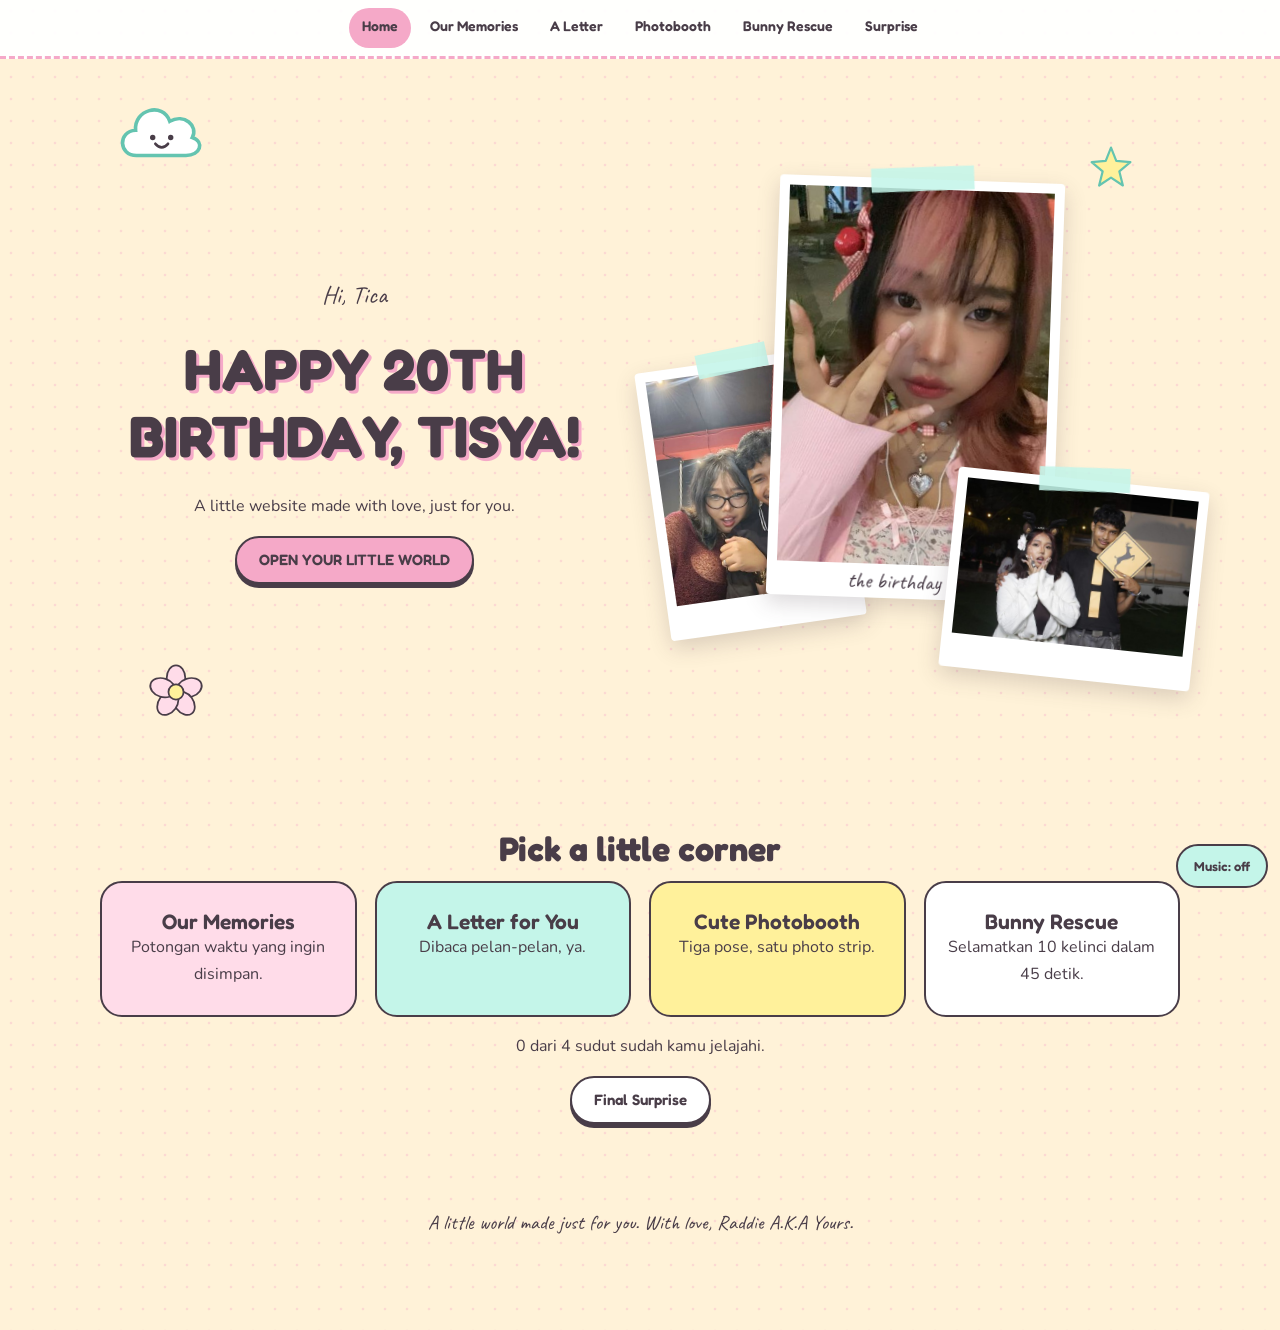
<file: index.html>
<!doctype html>
<html lang="id">
<head>
<meta charset="utf-8">
<meta name="viewport" content="width=device-width, initial-scale=1">
<meta name="robots" content="noindex, nofollow">
<meta name="theme-color" content="#FFDCE9">
<title>Happy 20th Birthday, Tisya!</title>
<link rel="icon" href="assets/decorations/heart.svg">
<link rel="preconnect" href="https://fonts.gstatic.com" crossorigin><link rel="stylesheet" href="https://fonts.googleapis.com/css2?family=Caveat:wght@500;700&family=Fredoka:wght@500;600;700&family=Nunito:wght@400;600;800&display=swap">
<link rel="stylesheet" href="css/global.css"><link rel="stylesheet" href="css/home.css">
</head>
<body data-page="home">
<header class="topbar"><nav aria-label="Navigasi utama"><a href="index.html" data-key="home" aria-current="page">Home</a><a href="pages/memories.html" data-key="memories">Our Memories</a><a href="pages/letter.html" data-key="letter">A Letter</a><a href="pages/photobooth.html" data-key="photobooth">Photobooth</a><a href="games/bunny-rescue/index.html" data-key="bunny">Bunny Rescue</a><a href="pages/final-surprise.html" data-key="final">Surprise</a></nav></header>
<main>

<section class="hero">
  <img class="deco" src="assets/decorations/cloud.svg" alt="" style="top:4%;left:3%;width:90px"><img class="deco" src="assets/decorations/star.svg" alt="" style="top:12%;right:6%;width:44px"><img class="deco" src="assets/decorations/flower.svg" alt="" style="bottom:8%;left:6%;width:58px">
  <div class="hero-text">
    <p class="hand">Hi, Tica</p>
    <h1>HAPPY 20TH BIRTHDAY, TISYA!</h1>
    <p class="lead">A little website made with love, just for you.</p>
    <a class="btn" href="#explore">OPEN YOUR LITTLE WORLD</a>
  </div>
  <div class="collage" aria-label="Kolase foto">
    <figure class="c1"><img src="assets/photos/tisya-portrait-sm.jpg" width="405" height="720" alt="Potret Tisya"><figcaption>the birthday girl</figcaption></figure>
    <figure class="c2"><img src="assets/photos/memory-03-sm.jpg" width="405" height="720" alt="Tisya dan Raddie"></figure>
    <figure class="c3"><img src="assets/photos/memory-05-sm.jpg" width="720" height="480" alt="Tisya dan Raddie di malam hari"></figure>
  </div>
  <div class="hearts" aria-hidden="true"></div>
</section>
<section class="wrap" id="explore">
  <h2>Pick a little corner</h2>
  <div class="cards">
    <a class="card pink" data-key="memories" href="pages/memories.html"><b>Our Memories</b><span>Potongan waktu yang ingin disimpan.</span></a>
    <a class="card mint" data-key="letter" href="pages/letter.html"><b>A Letter for You</b><span>Dibaca pelan-pelan, ya.</span></a>
    <a class="card yellow" data-key="photobooth" href="pages/photobooth.html"><b>Cute Photobooth</b><span>Tiga pose, satu photo strip.</span></a>
    <a class="card cream" data-key="bunny" href="games/bunny-rescue/index.html"><b>Bunny Rescue</b><span>Selamatkan 10 kelinci dalam 45 detik.</span></a>
  </div>
  <p class="center"><span class="progress-note" aria-live="polite"></span></p>
  <p class="center"><a class="btn ghost" href="pages/final-surprise.html">Final Surprise</a></p>
</section>

</main>
<footer>A little world made just for you. With love, Raddie A.K.A Yours.</footer>
<button class="music-toggle" type="button" aria-pressed="false">Music: off</button>
<script defer src="js/main.bundle.js"></script>
</body>
</html>
</file>
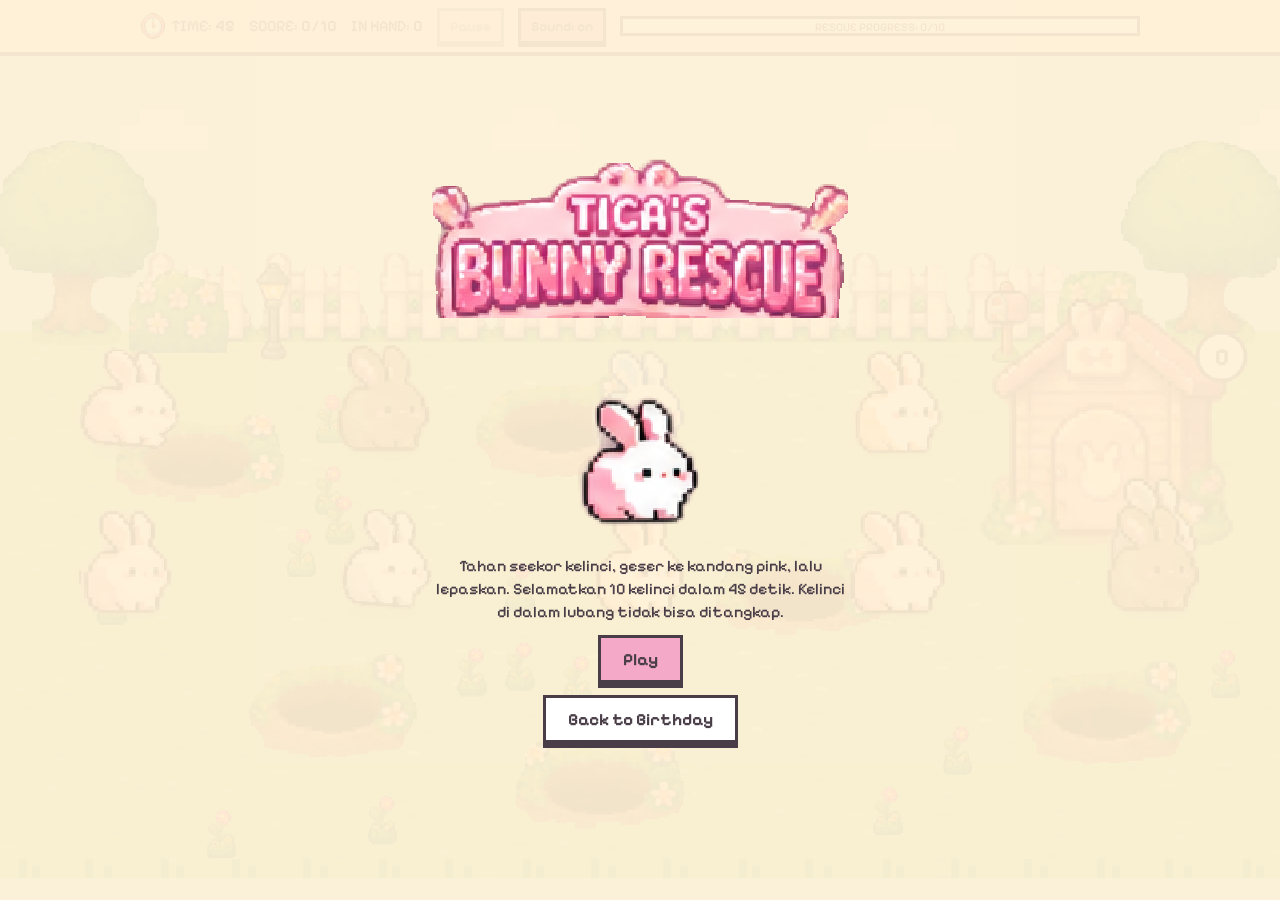
<file: games/bunny-rescue/index.html>
<!doctype html>
<html lang="id">
<head>
<meta charset="utf-8">
<meta name="viewport" content="width=device-width, initial-scale=1, viewport-fit=cover">
<meta name="robots" content="noindex, nofollow">
<title>Tica's Bunny Rescue</title>
<link rel="icon" href="../../assets/decorations/heart.svg">
<link rel="preconnect" href="https://fonts.gstatic.com" crossorigin>
<link rel="stylesheet" href="https://fonts.googleapis.com/css2?family=Pixelify+Sans:wght@500;700&display=swap">
<link rel="stylesheet" href="css/game.css">
</head>
<body>
<div class="app">
  <header class="hud">
    <span><img class="icon" src="assets/ui/clock.png" alt="">TIME: <b id="time">45</b></span><span>SCORE: <b id="score">0/10</b></span><span>IN HAND: <b id="hand">0</b></span>
    <button type="button" id="pause" disabled>Pause</button><button type="button" class="sound">Sound: on</button>
    <div class="bar"><i id="fill"></i><em>RESCUE PROGRESS: <span id="progress">0/10</span></em></div>
  </header>
  <div class="stage"><canvas aria-label="Taman kelinci"></canvas></div>

  <section class="screen" id="start">
    <h1><img class="logo" src="assets/ui/game-logo.png" alt="Tica's Bunny Rescue"></h1>
    <canvas class="mascot" width="192" height="192" aria-hidden="true"></canvas>
    <p>Tahan seekor kelinci, geser ke kandang pink, lalu lepaskan. Selamatkan 10 kelinci dalam 45 detik. Kelinci di dalam lubang tidak bisa ditangkap.</p>
    <button type="button" id="play" disabled>Loading...</button>
    <button type="button" class="back alt">Back to Birthday</button>
  </section>
  <section class="screen" id="paused" hidden>
    <h2>Paused</h2>
    <button type="button" id="resume">Resume</button><button type="button" class="restart alt">Restart</button>
    <button type="button" class="sound alt">Sound: on</button><button type="button" class="back alt">Back to Birthday</button>
  </section>
  <section class="screen" id="victory" hidden>
    <h2><img class="logo win" src="assets/ui/win-panel.png" alt="YOU DID IT, SAYANG!"></h2>
    <canvas class="mascot" width="192" height="192" aria-hidden="true"></canvas>
    <p><b>10 / 10 BUNNIES RESCUED</b></p>
    <p>You saved all the little bunnies! You did amazing. Happy 20th Birthday, Tisya! ♡</p>
    <a class="button" href="../../pages/final-surprise.html">Open Final Surprise</a>
    <button type="button" class="restart alt">Play Again</button><button type="button" class="back alt">Back to Birthday</button>
  </section>
  <section class="screen" id="gameover" hidden>
    <h2>Time's up!</h2>
    <p><b><span id="final-score">0</span> / 10 BUNNIES RESCUED</b></p>
    <button type="button" class="restart">Retry</button><button type="button" class="back alt">Back to Birthday</button>
  </section>
</div>
<script defer src="js/game.bundle.js"></script>
</body>
</html>
</file>
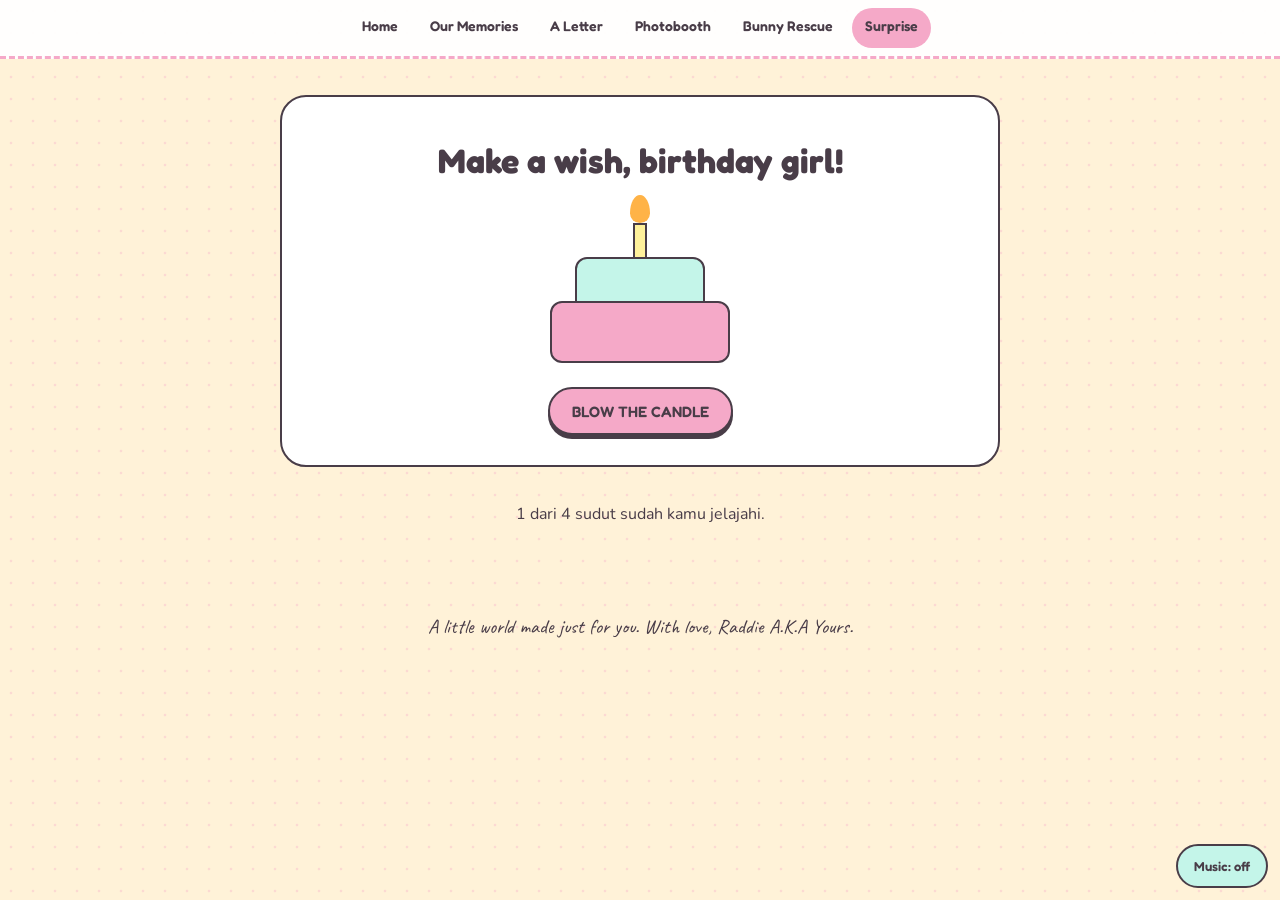
<file: pages/final-surprise.html>
<!doctype html>
<html lang="id">
<head>
<meta charset="utf-8">
<meta name="viewport" content="width=device-width, initial-scale=1">
<meta name="robots" content="noindex, nofollow">
<meta name="theme-color" content="#FFDCE9">
<title>One last surprise</title>
<link rel="icon" href="../assets/decorations/heart.svg">
<link rel="preconnect" href="https://fonts.gstatic.com" crossorigin><link rel="stylesheet" href="https://fonts.googleapis.com/css2?family=Caveat:wght@500;700&family=Fredoka:wght@500;600;700&family=Nunito:wght@400;600;800&display=swap">
<link rel="stylesheet" href="../css/global.css"><link rel="stylesheet" href="../css/home.css">
</head>
<body data-page="final">
<header class="topbar"><nav aria-label="Navigasi utama"><a href="../index.html" data-key="home">Home</a><a href="../pages/memories.html" data-key="memories">Our Memories</a><a href="../pages/letter.html" data-key="letter">A Letter</a><a href="../pages/photobooth.html" data-key="photobooth">Photobooth</a><a href="../games/bunny-rescue/index.html" data-key="bunny">Bunny Rescue</a><a href="../pages/final-surprise.html" data-key="final" aria-current="page">Surprise</a></nav></header>
<main>

<section class="wrap narrow center">
  <div class="wish">
    <h2 id="wish-title">Make a wish, birthday girl!</h2>
    <div class="cake" aria-hidden="true"><i class="flame"></i><i class="candle"></i><i class="top"></i><i class="base"></i></div>
    <button type="button" class="btn" id="blow">BLOW THE CANDLE</button>
  </div>
  <article class="finale" id="finale" hidden>
    <img class="deco" src="../assets/decorations/heart.svg" alt="" style="top:-20px;left:-10px;width:56px"><img class="deco" src="../assets/decorations/star.svg" alt="" style="top:-18px;right:-8px;width:52px">
    <p>Thank you for exploring this little world I made for you.</p>
    <p>Everything here was made with love, just to make your twentieth birthday a little more special.</p>
    <p class="big">Happy Birthday, Tica.</p>
    <p class="hand">With love, Raddie A.K.A Yours. ❤️</p>
    <a class="btn ghost" href="../index.html">Back to Home</a>
  </article>
  <p class="progress-note"></p>
</section>

</main>
<footer>A little world made just for you. With love, Raddie A.K.A Yours.</footer>
<button class="music-toggle" type="button" aria-pressed="false">Music: off</button>
<script defer src="../js/main.bundle.js"></script>
<script defer src="../js/final.bundle.js"></script>
</body>
</html>
</file>
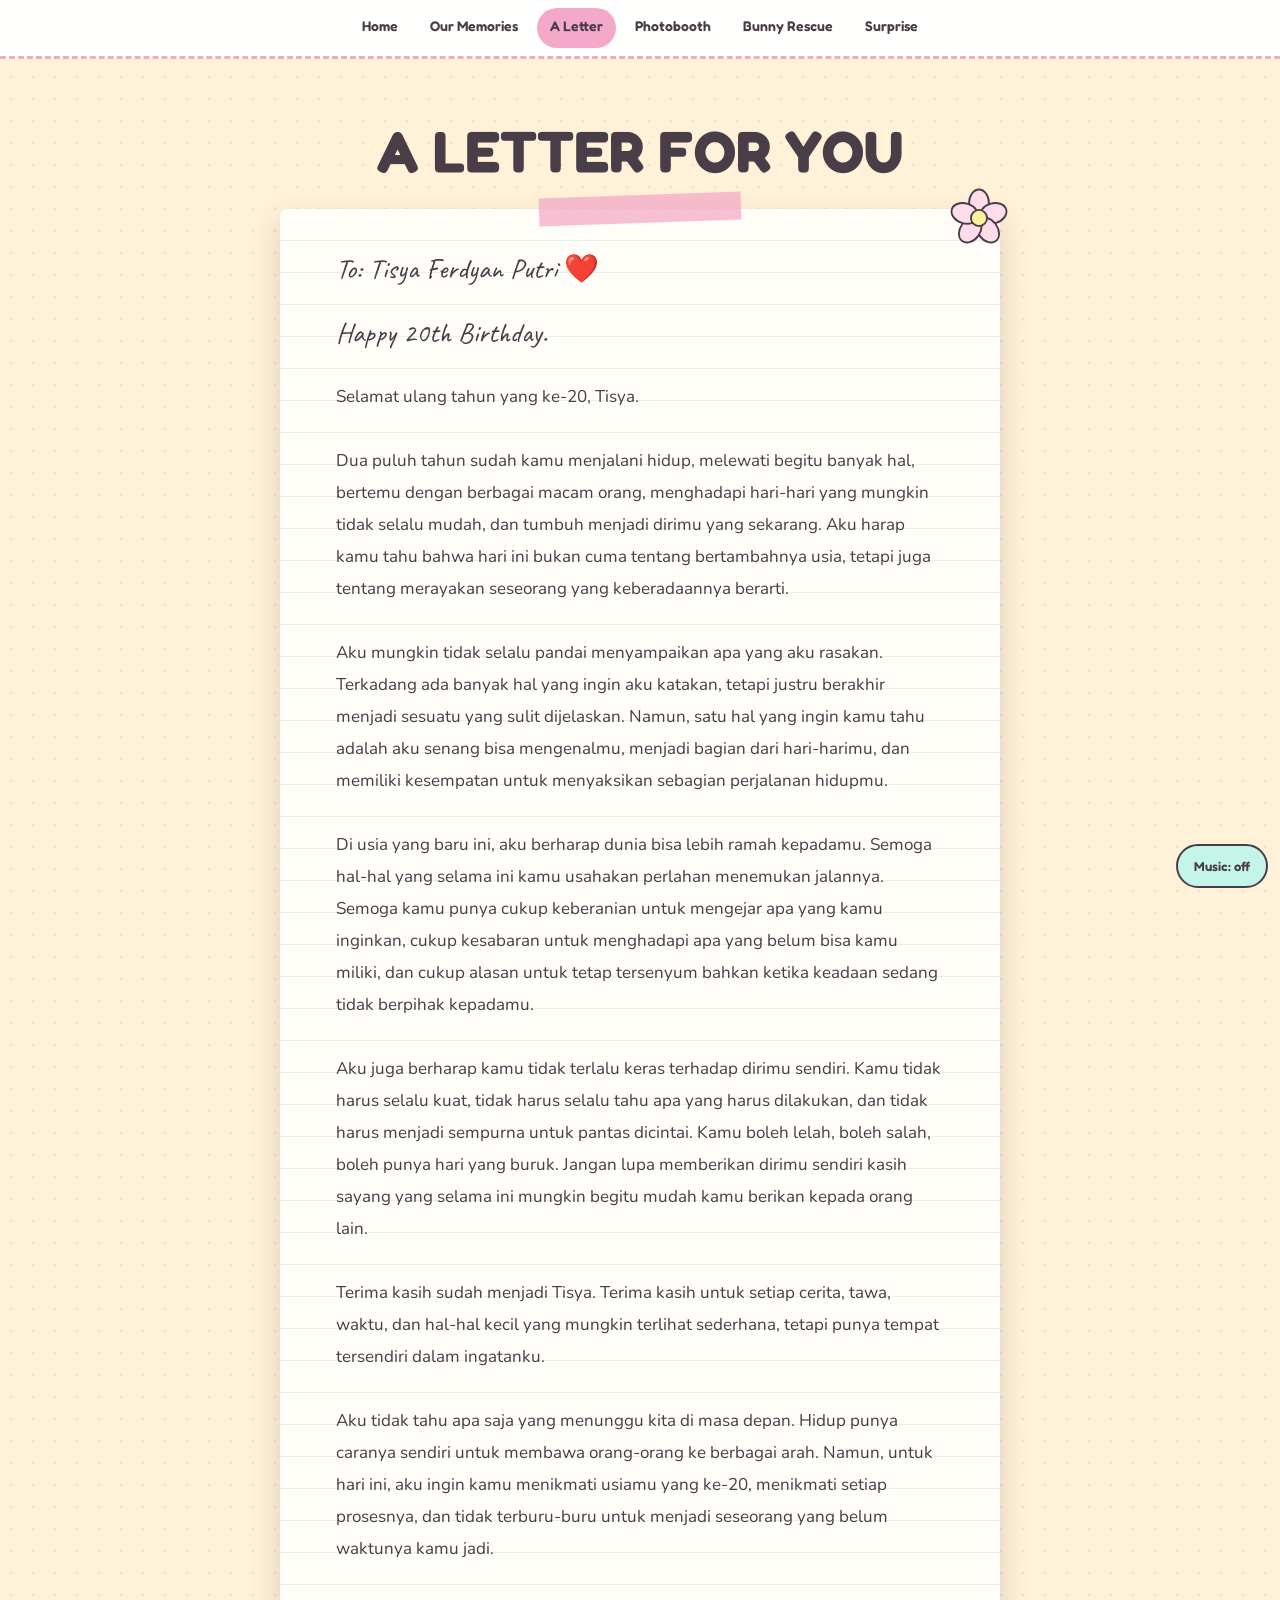
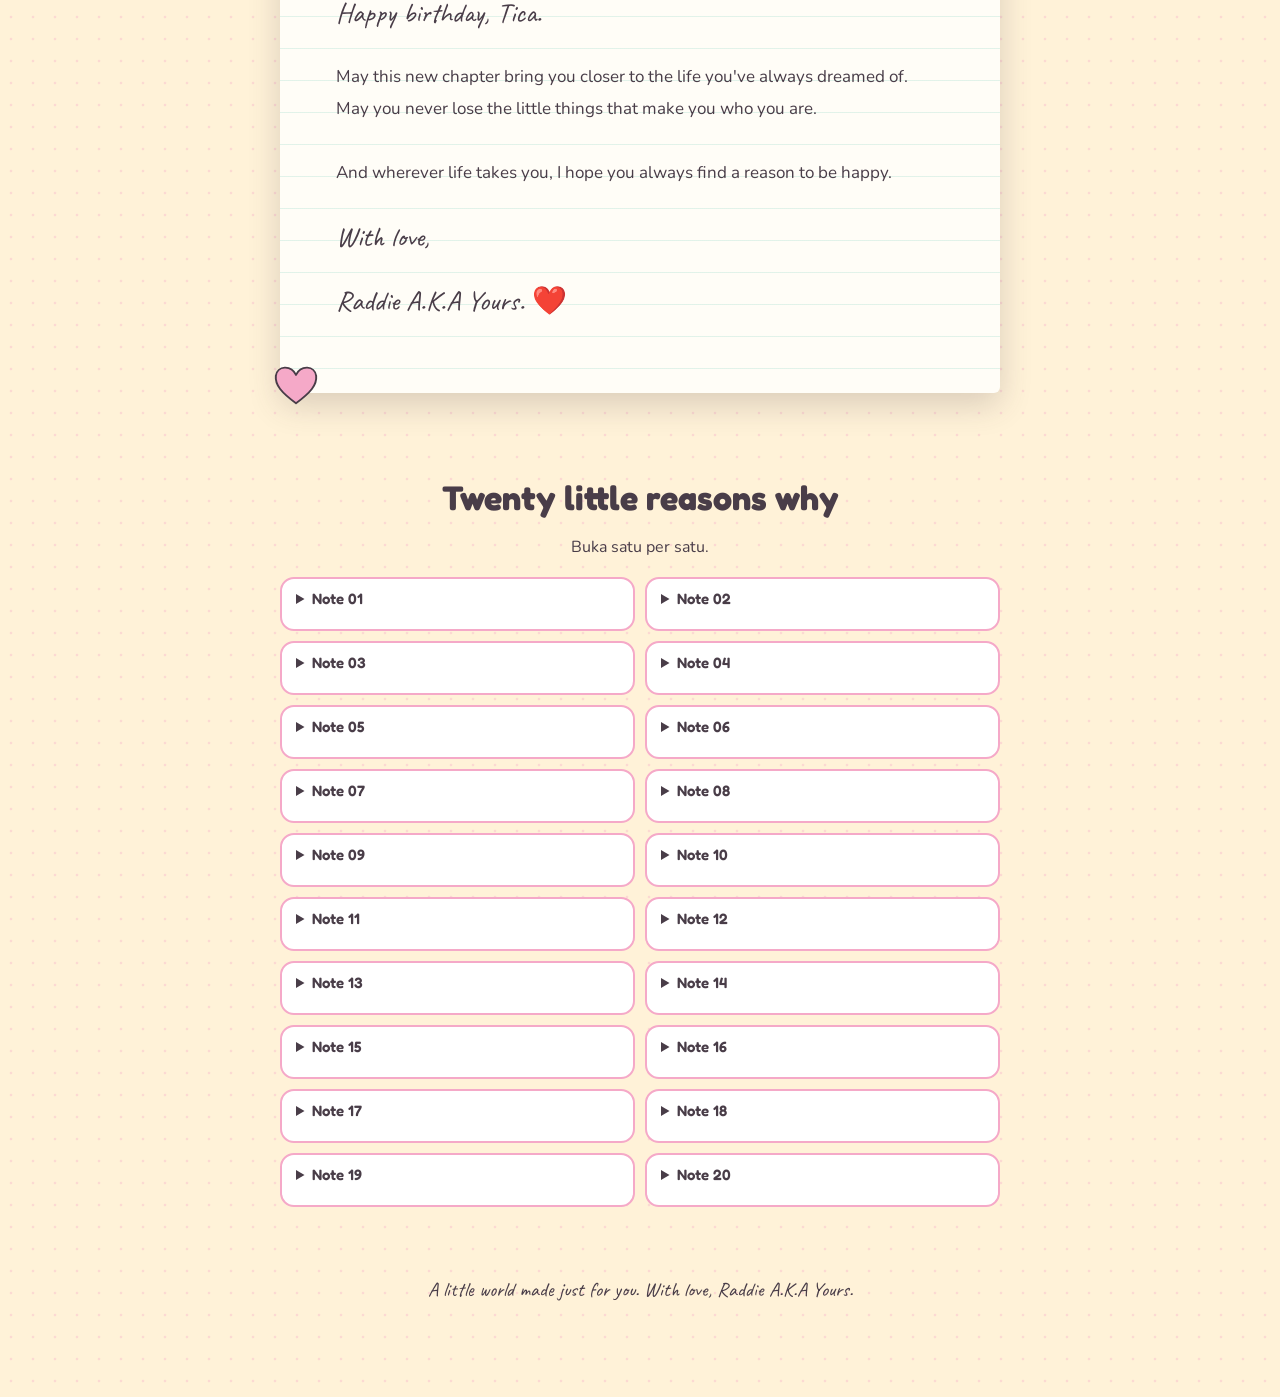
<file: pages/letter.html>
<!doctype html>
<html lang="id">
<head>
<meta charset="utf-8">
<meta name="viewport" content="width=device-width, initial-scale=1">
<meta name="robots" content="noindex, nofollow">
<meta name="theme-color" content="#FFDCE9">
<title>A Letter for You</title>
<link rel="icon" href="../assets/decorations/heart.svg">
<link rel="preconnect" href="https://fonts.gstatic.com" crossorigin><link rel="stylesheet" href="https://fonts.googleapis.com/css2?family=Caveat:wght@500;700&family=Fredoka:wght@500;600;700&family=Nunito:wght@400;600;800&display=swap">
<link rel="stylesheet" href="../css/global.css"><link rel="stylesheet" href="../css/letter.css">
</head>
<body data-page="letter">
<header class="topbar"><nav aria-label="Navigasi utama"><a href="../index.html" data-key="home">Home</a><a href="../pages/memories.html" data-key="memories">Our Memories</a><a href="../pages/letter.html" data-key="letter" aria-current="page">A Letter</a><a href="../pages/photobooth.html" data-key="photobooth">Photobooth</a><a href="../games/bunny-rescue/index.html" data-key="bunny">Bunny Rescue</a><a href="../pages/final-surprise.html" data-key="final">Surprise</a></nav></header>
<main>

<section class="wrap narrow">
  <h1>A LETTER FOR YOU</h1>
  <article class="paper">
    <span class="tape"></span><img class="deco" src="../assets/decorations/flower.svg" alt="" style="top:-22px;right:-10px;width:62px"><img class="deco" src="../assets/decorations/heart.svg" alt="" style="bottom:-16px;left:-8px;width:48px">
<p class="hand">To: Tisya Ferdyan Putri ❤️</p>
<p class="hand">Happy 20th Birthday.</p>
<p>Selamat ulang tahun yang ke-20, Tisya.</p>
<p>Dua puluh tahun sudah kamu menjalani hidup, melewati begitu banyak hal, bertemu dengan berbagai macam orang, menghadapi hari-hari yang mungkin tidak selalu mudah, dan tumbuh menjadi dirimu yang sekarang. Aku harap kamu tahu bahwa hari ini bukan cuma tentang bertambahnya usia, tetapi juga tentang merayakan seseorang yang keberadaannya berarti.</p>
<p>Aku mungkin tidak selalu pandai menyampaikan apa yang aku rasakan. Terkadang ada banyak hal yang ingin aku katakan, tetapi justru berakhir menjadi sesuatu yang sulit dijelaskan. Namun, satu hal yang ingin kamu tahu adalah aku senang bisa mengenalmu, menjadi bagian dari hari-harimu, dan memiliki kesempatan untuk menyaksikan sebagian perjalanan hidupmu.</p>
<p>Di usia yang baru ini, aku berharap dunia bisa lebih ramah kepadamu. Semoga hal-hal yang selama ini kamu usahakan perlahan menemukan jalannya. Semoga kamu punya cukup keberanian untuk mengejar apa yang kamu inginkan, cukup kesabaran untuk menghadapi apa yang belum bisa kamu miliki, dan cukup alasan untuk tetap tersenyum bahkan ketika keadaan sedang tidak berpihak kepadamu.</p>
<p>Aku juga berharap kamu tidak terlalu keras terhadap dirimu sendiri. Kamu tidak harus selalu kuat, tidak harus selalu tahu apa yang harus dilakukan, dan tidak harus menjadi sempurna untuk pantas dicintai. Kamu boleh lelah, boleh salah, boleh punya hari yang buruk. Jangan lupa memberikan dirimu sendiri kasih sayang yang selama ini mungkin begitu mudah kamu berikan kepada orang lain.</p>
<p>Terima kasih sudah menjadi Tisya. Terima kasih untuk setiap cerita, tawa, waktu, dan hal-hal kecil yang mungkin terlihat sederhana, tetapi punya tempat tersendiri dalam ingatanku.</p>
<p>Aku tidak tahu apa saja yang menunggu kita di masa depan. Hidup punya caranya sendiri untuk membawa orang-orang ke berbagai arah. Namun, untuk hari ini, aku ingin kamu menikmati usiamu yang ke-20, menikmati setiap prosesnya, dan tidak terburu-buru untuk menjadi seseorang yang belum waktunya kamu jadi.</p>
<p class="hand">Happy birthday, Tica.</p>
<p>May this new chapter bring you closer to the life you've always dreamed of. May you never lose the little things that make you who you are.</p>
<p>And wherever life takes you, I hope you always find a reason to be happy.</p>
<p class="hand">With love,</p>
<p class="hand">Raddie A.K.A Yours. ❤️</p>
  </article>
</section>
<section class="wrap narrow">
  <h2>Twenty little reasons why</h2>
  <p class="lead">Buka satu per satu.</p>
  <div class="reasons"><details><summary>Note 01</summary><p>Cara kamu tertawa, bahkan untuk hal-hal kecil.</p></details><details><summary>Note 02</summary><p>Kamu selalu punya cara sendiri untuk membuat hari lebih baik.</p></details><details><summary>Note 03</summary><p>Kamu tetap jadi diri sendiri.</p></details><details><summary>Note 04</summary><p>Senyum kamu punya tempat spesial di pikiranku.</p></details><details><summary>Note 05</summary><p>Cara kamu bercerita tentang hal yang kamu suka.</p></details><details><summary>Note 06</summary><p>Kamu punya hati yang hangat.</p></details><details><summary>Note 07</summary><p>Hal-hal kecil yang kamu perhatikan.</p></details><details><summary>Note 08</summary><p>Kamu membuat momen biasa terasa istimewa.</p></details><details><summary>Note 09</summary><p>Semangat kamu saat mengejar sesuatu.</p></details><details><summary>Note 10</summary><p>Kamu mengajarkan aku melihat dunia dari sisi lain.</p></details><details><summary>Note 11</summary><p>Kamu tetap berusaha meski hari sedang berat.</p></details><details><summary>Note 12</summary><p>Suara kamu yang selalu ingin aku dengar.</p></details><details><summary>Note 13</summary><p>Cara kamu peduli kepada orang-orang sekitar.</p></details><details><summary>Note 14</summary><p>Kamu punya mimpi dan keberanian untuk mengejarnya.</p></details><details><summary>Note 15</summary><p>Kamu bisa jadi rumah di tengah ramainya dunia.</p></details><details><summary>Note 16</summary><p>Keunikan kamu yang tidak bisa digantikan.</p></details><details><summary>Note 17</summary><p>Obrolan random yang tidak pernah membosankan.</p></details><details><summary>Note 18</summary><p>Kamu membuat aku ingin terus bertumbuh.</p></details><details><summary>Note 19</summary><p>Semua cerita yang sudah kita lewati.</p></details><details><summary>Note 20</summary><p>Because you are simply, wonderfully you.</p></details></div>
</section>

</main>
<footer>A little world made just for you. With love, Raddie A.K.A Yours.</footer>
<button class="music-toggle" type="button" aria-pressed="false">Music: off</button>
<script defer src="../js/main.bundle.js"></script>
</body>
</html>
</file>
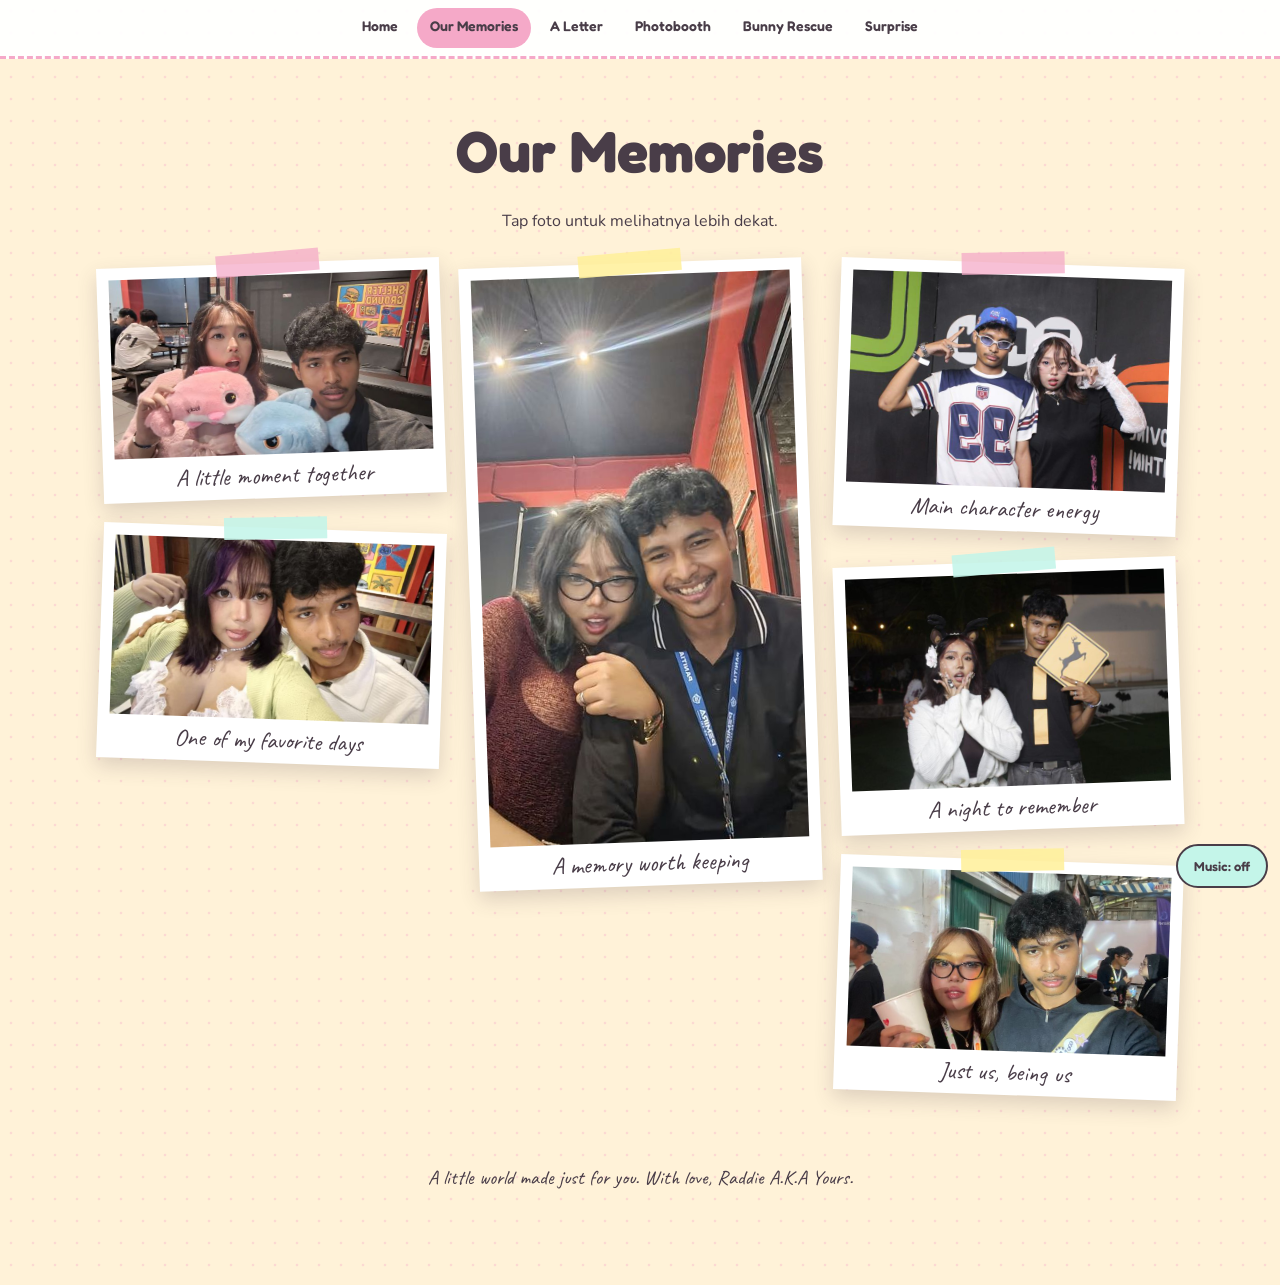
<file: pages/memories.html>
<!doctype html>
<html lang="id">
<head>
<meta charset="utf-8">
<meta name="viewport" content="width=device-width, initial-scale=1">
<meta name="robots" content="noindex, nofollow">
<meta name="theme-color" content="#FFDCE9">
<title>Our Memories</title>
<link rel="icon" href="../assets/decorations/heart.svg">
<link rel="preconnect" href="https://fonts.gstatic.com" crossorigin><link rel="stylesheet" href="https://fonts.googleapis.com/css2?family=Caveat:wght@500;700&family=Fredoka:wght@500;600;700&family=Nunito:wght@400;600;800&display=swap">
<link rel="stylesheet" href="../css/global.css"><link rel="stylesheet" href="../css/memories.css">
</head>
<body data-page="memories">
<header class="topbar"><nav aria-label="Navigasi utama"><a href="../index.html" data-key="home">Home</a><a href="../pages/memories.html" data-key="memories" aria-current="page">Our Memories</a><a href="../pages/letter.html" data-key="letter">A Letter</a><a href="../pages/photobooth.html" data-key="photobooth">Photobooth</a><a href="../games/bunny-rescue/index.html" data-key="bunny">Bunny Rescue</a><a href="../pages/final-surprise.html" data-key="final">Surprise</a></nav></header>
<main>

<section class="wrap">
  <h1>Our Memories</h1>
  <p class="lead">Tap foto untuk melihatnya lebih dekat.</p>
  <div class="board"><button type="button" class="polaroid " data-full="../assets/photos/memory-01.jpg" data-caption="A little moment together"><img src="../assets/photos/memory-01-sm.jpg" width="720" height="405" loading="lazy" alt="Kenangan 1: A little moment together"><span>A little moment together</span></button><button type="button" class="polaroid " data-full="../assets/photos/memory-02.jpg" data-caption="One of my favorite days"><img src="../assets/photos/memory-02-sm.jpg" width="720" height="405" loading="lazy" alt="Kenangan 2: One of my favorite days"><span>One of my favorite days</span></button><button type="button" class="polaroid " data-full="../assets/photos/memory-03.jpg" data-caption="A memory worth keeping"><img src="../assets/photos/memory-03-sm.jpg" width="405" height="720" loading="lazy" alt="Kenangan 3: A memory worth keeping"><span>A memory worth keeping</span></button><button type="button" class="polaroid " data-full="../assets/photos/memory-04.jpg" data-caption="Main character energy"><img src="../assets/photos/memory-04-sm.jpg" width="720" height="480" loading="lazy" alt="Kenangan 4: Main character energy"><span>Main character energy</span></button><button type="button" class="polaroid " data-full="../assets/photos/memory-05.jpg" data-caption="A night to remember"><img src="../assets/photos/memory-05-sm.jpg" width="720" height="480" loading="lazy" alt="Kenangan 5: A night to remember"><span>A night to remember</span></button><button type="button" class="polaroid " data-full="../assets/photos/memory-06.jpg" data-caption="Just us, being us"><img src="../assets/photos/memory-06-sm.jpg" width="720" height="405" loading="lazy" alt="Kenangan 6: Just us, being us"><span>Just us, being us</span></button></div>
</section>
<dialog class="lightbox" aria-label="Foto diperbesar">
  <figure><img alt=""><figcaption></figcaption></figure>
  <div class="row"><button type="button" class="btn ghost" data-act="prev">Prev</button><button type="button" class="btn" data-act="close">Close</button><button type="button" class="btn ghost" data-act="next">Next</button></div>
</dialog>

</main>
<footer>A little world made just for you. With love, Raddie A.K.A Yours.</footer>
<button class="music-toggle" type="button" aria-pressed="false">Music: off</button>
<script defer src="../js/main.bundle.js"></script>
<script defer src="../js/memories.bundle.js"></script>
</body>
</html>
</file>
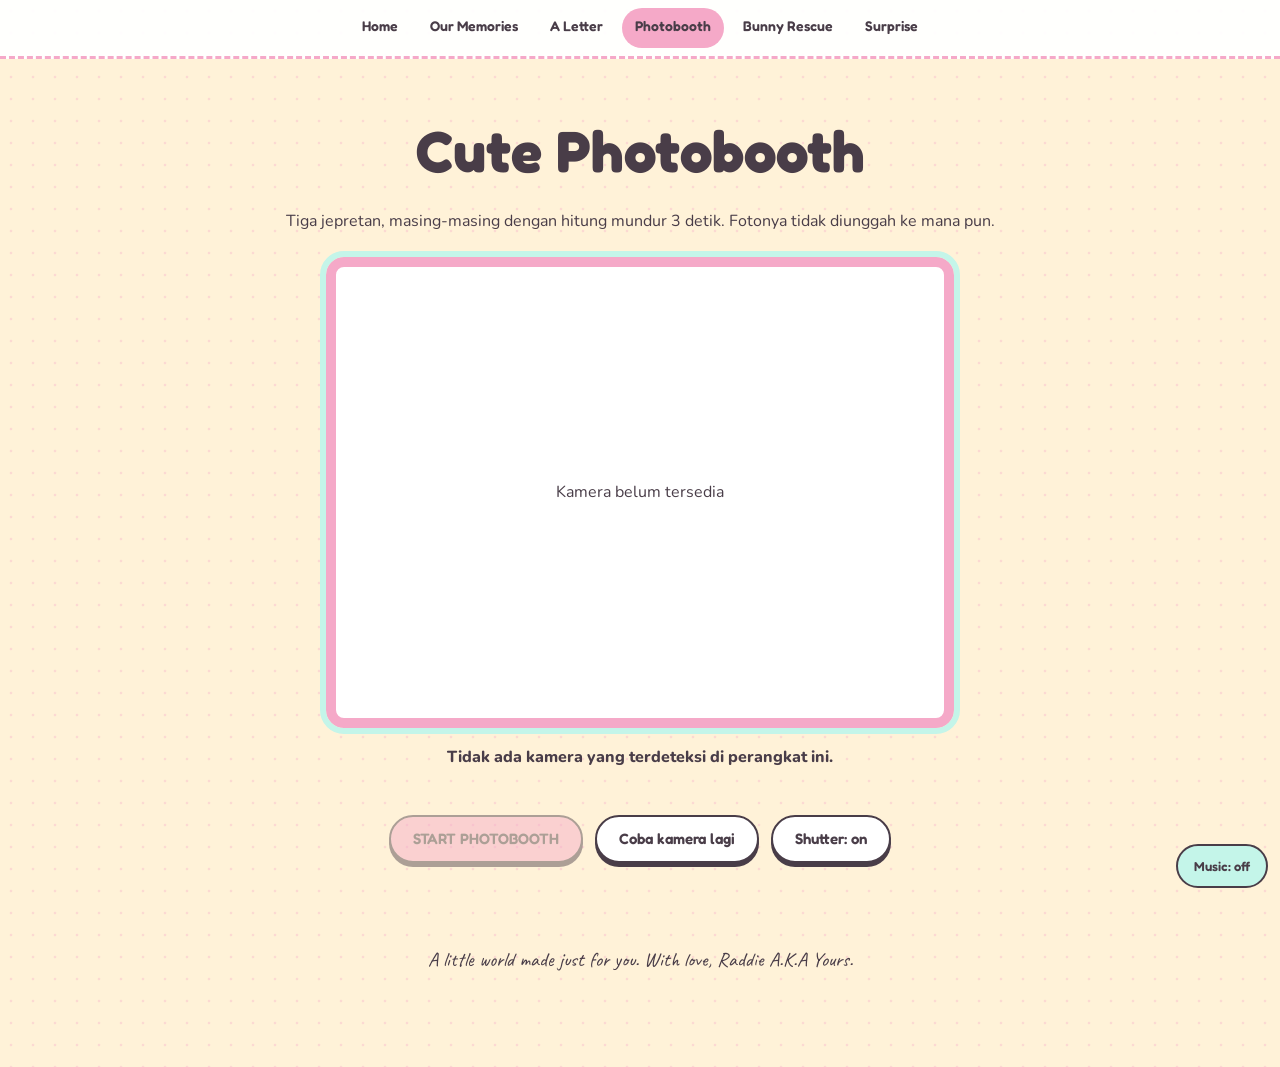
<file: pages/photobooth.html>
<!doctype html>
<html lang="id">
<head>
<meta charset="utf-8">
<meta name="viewport" content="width=device-width, initial-scale=1">
<meta name="robots" content="noindex, nofollow">
<meta name="theme-color" content="#FFDCE9">
<title>Cute Photobooth</title>
<link rel="icon" href="../assets/decorations/heart.svg">
<link rel="preconnect" href="https://fonts.gstatic.com" crossorigin><link rel="stylesheet" href="https://fonts.googleapis.com/css2?family=Caveat:wght@500;700&family=Fredoka:wght@500;600;700&family=Nunito:wght@400;600;800&display=swap">
<link rel="stylesheet" href="../css/global.css"><link rel="stylesheet" href="../css/photobooth.css">
</head>
<body data-page="photobooth">
<header class="topbar"><nav aria-label="Navigasi utama"><a href="../index.html" data-key="home">Home</a><a href="../pages/memories.html" data-key="memories">Our Memories</a><a href="../pages/letter.html" data-key="letter">A Letter</a><a href="../pages/photobooth.html" data-key="photobooth" aria-current="page">Photobooth</a><a href="../games/bunny-rescue/index.html" data-key="bunny">Bunny Rescue</a><a href="../pages/final-surprise.html" data-key="final">Surprise</a></nav></header>
<main>

<section class="wrap">
  <h1>Cute Photobooth</h1>
  <p class="lead">Tiga jepretan, masing-masing dengan hitung mundur 3 detik. Fotonya tidak diunggah ke mana pun.</p>
  <div class="booth">
    <div class="booth-stage">
      <div class="view">
        <video autoplay playsinline muted></video>
        <p class="placeholder">Menunggu kamera...</p>
        <div class="count" aria-live="assertive" hidden></div>
        <div class="flash"></div>
      </div>
      <p class="status" role="status"></p>
      <div class="row">
        <button type="button" class="btn" id="start" disabled>START PHOTOBOOTH</button>
        <button type="button" class="btn ghost" id="camera" hidden>Coba kamera lagi</button>
        <button type="button" class="btn ghost" id="sound" aria-pressed="true">Shutter: on</button>
      </div>
    </div>
    <div class="result" hidden>
      <canvas aria-label="Hasil photo strip"></canvas>
      <div class="row"><button type="button" class="btn" id="download">DOWNLOAD PNG</button><button type="button" class="btn ghost" id="retake">RETAKE</button></div>
    </div>
  </div>
</section>

</main>
<footer>A little world made just for you. With love, Raddie A.K.A Yours.</footer>
<button class="music-toggle" type="button" aria-pressed="false">Music: off</button>
<script defer src="../js/main.bundle.js"></script>
<script defer src="../js/photobooth.bundle.js"></script>
</body>
</html>
</file>
<file: css/global.css>
:root{--pink:#F5A9C8;--soft:#FFDCE9;--mint:#C4F5E9;--teal:#64C4B0;--cream:#FFF2D8;--yellow:#FFF19B;--ink:#493D48;--white:#fff;
--display:'Fredoka','Trebuchet MS',sans-serif;--hand:'Caveat','Segoe Print',cursive;--body:'Nunito',system-ui,sans-serif}
*{box-sizing:border-box}[hidden]{display:none!important}
html{scroll-behavior:smooth;-webkit-text-size-adjust:100%}
body{margin:0;color:var(--ink);font:16px/1.7 var(--body);background:var(--cream) radial-gradient(#f5a9c855 1.5px,transparent 1.6px) 0 0/22px 22px;overflow-x:hidden}
img{max-width:100%;height:auto}
h1,h2{font-family:var(--display);line-height:1.15;text-align:center;margin:.4em 0}
h1{font-size:clamp(32px,6vw,58px)}h2{font-size:clamp(24px,4vw,34px)}
.lead,.center{text-align:center}
.hand{font-family:var(--hand);font-size:1.55em;line-height:1.3}
.wrap{width:min(1080px,92vw);margin:0 auto;padding:36px 0}.narrow{width:min(720px,92vw)}
.topbar{position:sticky;top:0;z-index:20;background:#fffffff0;border-bottom:3px dashed var(--pink)}
.topbar nav{display:flex;gap:6px;overflow-x:auto;padding:8px 12px;justify-content:safe center}
.topbar a{white-space:nowrap;color:var(--ink);text-decoration:none;font:600 14px var(--display);padding:9px 13px;border-radius:30px;min-height:40px}
.topbar a:hover{background:var(--mint)}.topbar a[aria-current]{background:var(--pink)}
.btn{display:inline-flex;align-items:center;justify-content:center;min-height:48px;padding:12px 22px;border:2px solid var(--ink);border-radius:40px;background:var(--pink);color:var(--ink);font:600 15px var(--display);text-decoration:none;cursor:pointer;box-shadow:0 4px 0 var(--ink);transition:transform .15s,box-shadow .15s}
.btn:hover{transform:translateY(-2px);box-shadow:0 6px 0 var(--ink)}.btn:active{transform:translateY(3px);box-shadow:0 1px 0 var(--ink)}
.btn.ghost{background:var(--white)}.btn:disabled{opacity:.45;cursor:not-allowed;transform:none}
:focus-visible{outline:3px solid var(--teal);outline-offset:3px}
.row{display:flex;flex-wrap:wrap;gap:12px;justify-content:center;margin:14px 0}
.deco{position:absolute;pointer-events:none;animation:bob 4s ease-in-out infinite alternate;z-index:2}
@keyframes bob{to{translate:0 -10px;rotate:6deg}}
main{animation:enter .6s ease both}@keyframes enter{from{opacity:0;translate:0 14px}}
footer{text-align:center;font-family:var(--hand);font-size:20px;padding:30px 16px 90px}
.music-toggle{position:fixed;right:12px;bottom:12px;z-index:25;min-height:44px;padding:9px 16px;border:2px solid var(--ink);border-radius:30px;background:var(--mint);color:var(--ink);font:600 13px var(--display);cursor:pointer}
@media(prefers-reduced-motion:reduce){*,*::before,*::after{animation:none!important;transition:none!important;scroll-behavior:auto!important}}
</file>
<file: css/home.css>
.hero{position:relative;display:grid;grid-template-columns:1fr 1fr;gap:24px;align-items:center;width:min(1120px,92vw);margin:auto;min-height:80vh;padding:30px 0}
.hero-text{text-align:center;position:relative;z-index:3}.hero-text h1{color:var(--ink);text-shadow:3px 3px 0 var(--pink)}
.collage{position:relative;height:520px}
.collage figure{position:absolute;margin:0;background:#fff;padding:10px 10px 34px;box-shadow:0 8px 22px #493d4833;border-radius:4px}
.collage figure::before{content:"";position:absolute;top:-12px;left:32%;width:36%;height:24px;background:#c4f5e9dd;rotate:-4deg}
.collage img{display:block;width:100%;height:100%;object-fit:cover}
.collage figcaption{position:absolute;bottom:3px;width:calc(100% - 20px);text-align:center;font:22px var(--hand)}
.c1{width:52%;height:420px;left:22%;top:20px;rotate:2deg;z-index:2}.c2{width:36%;height:270px;left:0;top:200px;rotate:-8deg}.c3{width:46%;height:200px;right:0;bottom:0;rotate:6deg;z-index:3}
.hearts{position:absolute;inset:0;pointer-events:none;overflow:hidden}
.hearts img{position:absolute;bottom:-40px;width:22px;animation:rise linear infinite;opacity:.75}
@keyframes rise{to{translate:0 -85vh;rotate:25deg;opacity:0}}
.cards{display:grid;grid-template-columns:repeat(4,1fr);gap:18px}
.card{display:block;position:relative;padding:26px 18px;border:2px solid var(--ink);border-radius:22px;color:var(--ink);text-decoration:none;text-align:center;transition:transform .2s}
.card:hover{transform:translateY(-6px) rotate(-1deg)}.card b{display:block;font:600 21px var(--display)}
.card.visited::after{content:"explored";position:absolute;top:-12px;right:10px;background:#fff;border:2px solid var(--teal);border-radius:20px;padding:0 10px;font:700 17px var(--hand)}
.pink{background:var(--soft)}.mint{background:var(--mint)}.yellow{background:var(--yellow)}.cream{background:#fff}
.wish,.finale{position:relative;background:#fff;border:2px solid var(--ink);border-radius:26px;padding:30px 22px;margin-bottom:34px}
.finale{background:var(--soft);animation:enter .8s ease both}.finale .big{font:700 clamp(28px,6vw,42px) var(--display)}
.cake{position:relative;width:180px;height:170px;margin:10px auto 24px}.cake i{position:absolute;display:block;border:2px solid var(--ink)}
.cake .base{left:0;bottom:0;width:180px;height:62px;background:var(--pink);border-radius:12px}
.cake .top{left:25px;bottom:60px;width:130px;height:46px;background:var(--mint);border-radius:12px 12px 0 0}
.cake .candle{left:83px;bottom:104px;width:14px;height:36px;background:var(--yellow)}
.cake .flame{left:80px;bottom:140px;width:20px;height:28px;background:#ffb347;border:0;border-radius:50% 50% 50% 50%/65% 65% 35% 35%;animation:flick .5s infinite alternate}
.cake .flame.off{opacity:0;animation:none}@keyframes flick{to{scale:.82;rotate:6deg}}
@media(max-width:820px){.hero{grid-template-columns:1fr;min-height:0}.collage{height:440px;max-width:430px;width:100%;margin:auto}.c1{height:340px}.c2{height:210px;top:200px}.c3{height:150px}.cards{grid-template-columns:1fr}}
</file>
<file: games/bunny-rescue/css/game.css>
:root{--pink:#F5A9C8;--soft:#FFDCE9;--mint:#C4F5E9;--teal:#64C4B0;--cream:#FFF2D8;--yellow:#FFF19B;--ink:#493D48}
*{box-sizing:border-box}[hidden]{display:none!important}
html,body{margin:0;height:100%;overflow:hidden;overscroll-behavior:none}
body{background:var(--mint);color:var(--ink);font:500 16px/1.45 'Pixelify Sans',ui-monospace,monospace;-webkit-user-select:none;user-select:none;-webkit-touch-callout:none}
.app{display:flex;flex-direction:column;height:100vh;height:100dvh;padding:env(safe-area-inset-top) 0 env(safe-area-inset-bottom)}
.hud{display:flex;flex-wrap:wrap;align-items:center;justify-content:center;gap:6px 14px;padding:8px;background:var(--soft);border-bottom:4px solid var(--ink)}
.hud button{min-height:36px;padding:4px 10px;font-size:14px;box-shadow:0 3px 0 var(--ink)}
.bar{position:relative;width:min(520px,100%);height:20px;background:#fff;border:3px solid var(--ink)}
.bar i{position:absolute;inset:0 auto 0 0;width:0;background:var(--teal)}.bar em{position:absolute;inset:0;font:700 12px/14px inherit;text-align:center;font-style:normal;font-size:12px}
.stage{flex:1;min-height:0;display:flex;align-items:center;justify-content:center}
.stage canvas{image-rendering:pixelated;touch-action:none;display:block}
button,.button{min-height:48px;padding:10px 22px;border:3px solid var(--ink);background:var(--pink);color:var(--ink);font:700 17px 'Pixelify Sans',ui-monospace,monospace;box-shadow:0 5px 0 var(--ink);cursor:pointer;text-decoration:none;display:inline-block}
button:disabled{opacity:.5;cursor:default}.alt{background:#fff}
.screen{position:fixed;inset:0;display:flex;flex-direction:column;align-items:center;justify-content:safe center;gap:12px;padding:20px;text-align:center;overflow:auto;background:#fff2d8ee}
.screen h1,.screen h2{margin:0;font-size:clamp(26px,7vw,48px);text-shadow:3px 3px 0 var(--pink)}.screen p{max-width:420px;margin:0}
.mascot{width:min(192px,26vh);height:auto;image-rendering:pixelated}
.logo{width:min(420px,86vw);height:auto;image-rendering:pixelated}
.screen h1{text-shadow:none}
.icon{width:24px;height:auto;vertical-align:-7px;margin-right:6px;image-rendering:pixelated}
.logo.win{width:min(300px,76vw)}
</file>
<file: css/letter.css>
.paper{position:relative;margin-top:24px;padding:44px clamp(20px,6vw,56px);background:#fffdf7 repeating-linear-gradient(transparent 0 31px,#64c4b030 31px 32px);box-shadow:0 12px 32px #493d4833;border-radius:6px}
.paper p{margin:0 0 32px;font-size:17px;line-height:32px}
.paper p.hand{font-size:28px;line-height:32px}
.tape{position:absolute;top:-14px;left:36%;width:28%;height:28px;background:#f5a9c8bb;rotate:-2deg}
.reasons{display:grid;grid-template-columns:repeat(2,1fr);gap:10px;align-items:start}
.reasons details{background:#fff;border:2px solid var(--pink);border-radius:14px;padding:10px 14px}
.reasons summary{font:600 15px var(--display);cursor:pointer;min-height:30px}.reasons p{margin:6px 0;font:23px/1.25 var(--hand)}
@media(max-width:520px){.reasons{grid-template-columns:1fr}}
</file>
<file: css/memories.css>
.board{columns:3;column-gap:26px;padding-top:12px}
.polaroid{position:relative;display:block;width:100%;break-inside:avoid;margin:0 0 30px;padding:12px 12px 8px;border:0;background:#fff;color:var(--ink);box-shadow:0 8px 20px #493d4830;rotate:-2deg;cursor:zoom-in;transition:rotate .2s,translate .2s}
.polaroid:nth-child(even){rotate:2deg}.polaroid:hover{rotate:0deg;translate:0 -5px}
.polaroid::before{content:"";position:absolute;top:-11px;left:35%;width:30%;height:22px;background:#f5a9c8bb;rotate:-3deg}
.polaroid:nth-child(3n+2)::before{background:#c4f5e9dd}.polaroid:nth-child(3n)::before{background:#fff19bdd}
.polaroid img{display:block;width:100%}.polaroid span{display:block;font:24px var(--hand);padding-top:6px}
.lightbox{border:0;border-radius:18px;padding:16px;background:var(--cream);max-width:min(920px,94vw);max-height:94dvh}
.lightbox[open]{animation:enter .3s ease}.lightbox::backdrop{background:#493d48dd}
.lightbox figure{margin:0;text-align:center}.lightbox img{max-height:68dvh;width:auto;max-width:100%}.lightbox figcaption{font:26px var(--hand);color:var(--ink)}
@media(max-width:820px){.board{columns:2;column-gap:16px}}
@media(max-width:520px){.board{columns:1;padding-inline:8px}}
</file>
<file: css/photobooth.css>
.booth{display:flex;flex-wrap:wrap;gap:26px;justify-content:center;align-items:flex-start}
.booth-stage{flex:1 1 320px;max-width:640px;min-width:0}
.view{position:relative;aspect-ratio:4/3;border:10px solid var(--pink);outline:6px solid var(--mint);border-radius:18px;background:#fff;overflow:hidden;margin:6px}
.view video{width:100%;height:100%;object-fit:cover;transform:scaleX(-1)}
.placeholder{position:absolute;inset:0;display:grid;place-items:center;margin:0;padding:16px;text-align:center}
.count{position:absolute;inset:0;display:grid;place-items:center;font:700 clamp(90px,24vw,170px) var(--display);color:#fff;text-shadow:5px 5px 0 var(--ink);background:#493d4833}
.flash{position:absolute;inset:0;background:#fff;opacity:0;pointer-events:none}.flash.go{animation:flash .45s ease-out}
@keyframes flash{0%,25%{opacity:1}100%{opacity:0}}
.status{text-align:center;min-height:3.4em;font-weight:800}
.result{flex:0 1 340px;text-align:center}.result canvas{width:100%;height:auto;box-shadow:0 10px 28px #493d4844}
</file>
